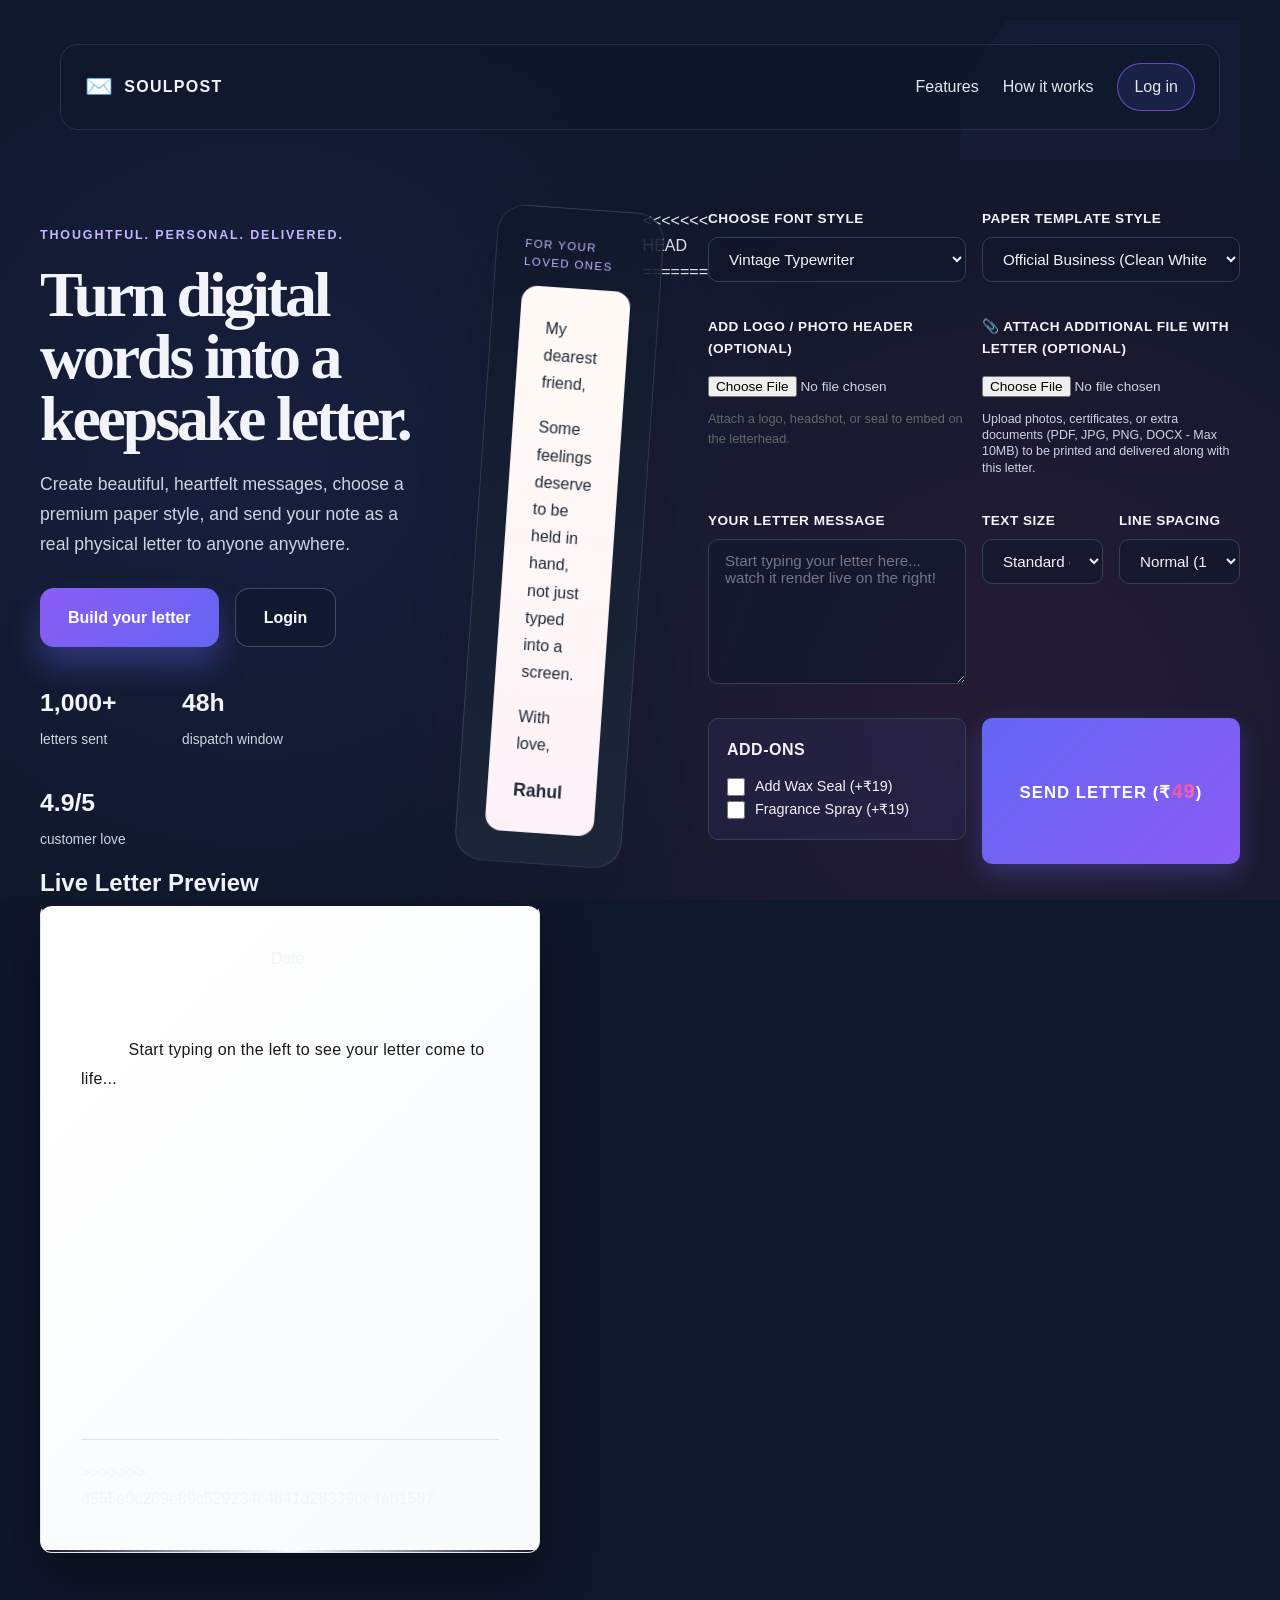
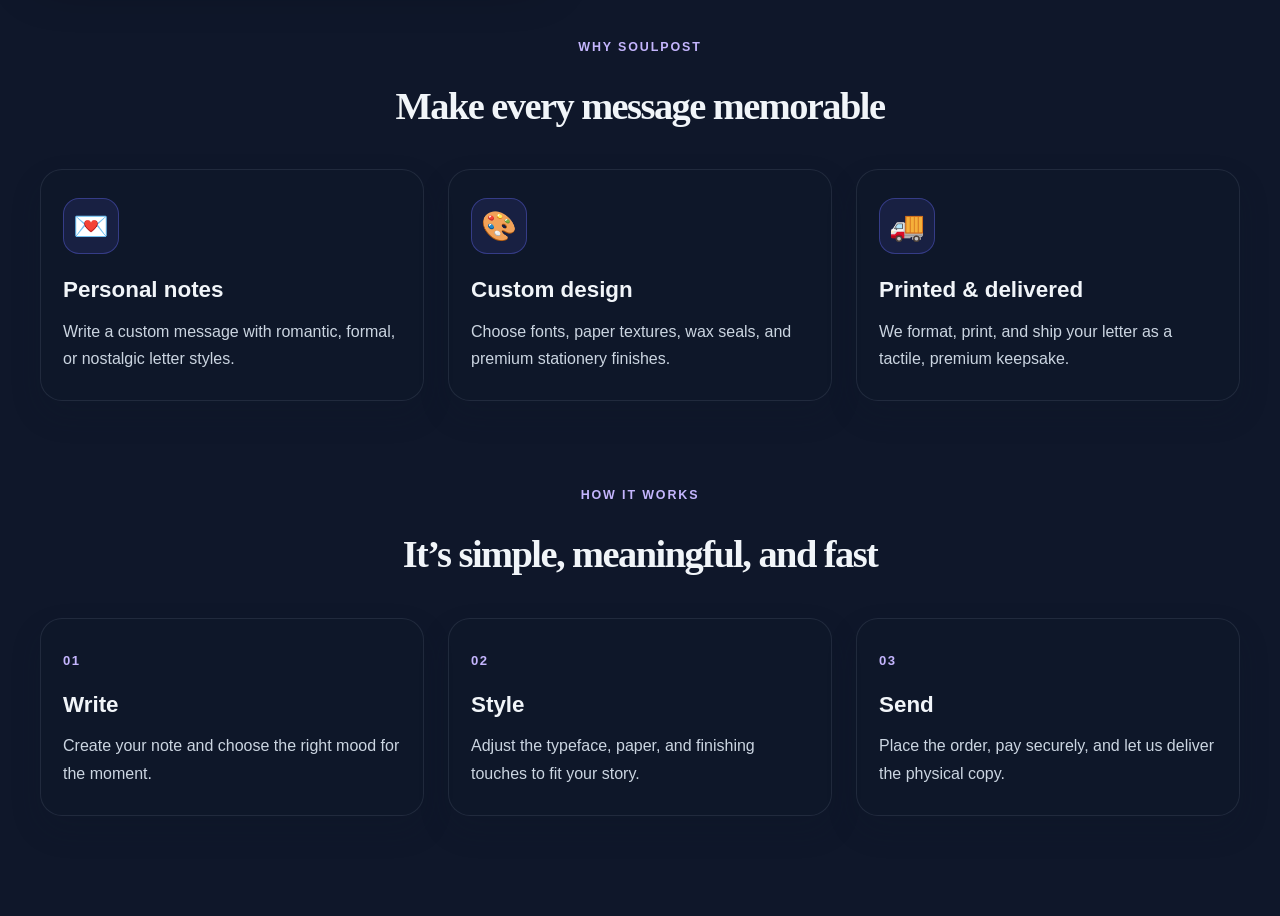
<file: index.html>
<!DOCTYPE html>
<html lang="en">
<head><script src="https://cdn.botpress.cloud/webchat/v5.0/inject.js"></script>
<script src="https://files.bpcontent.cloud/2026/11/06/14/20261106142712-MSJCFG29.js" defer></script>
  <meta charset="UTF-8" />
  <meta name="viewport" content="width=device-width, initial-scale=1.0" />
  <title>SOULPOST | Thoughtful Letters, Delivered</title>
  <meta name="description" content="Send handwritten-style letters, notes, and heartfelt messages with SOULPOST." />
  <link rel="stylesheet" href="style.css" />
</head>
<body class="homepage-body">
  <header class="homepage-header">
    <nav class="topbar">
      <div class="brand">
        <span class="brand-mark">✉️</span>
        <span>SOULPOST</span>
      </div>
      <div class="nav-actions">
        <a href="#features">Features</a>
        <a href="#how-it-works">How it works</a>
        <a href="login.html" class="nav-login">Log in</a>
      </div>
    </nav>
  </header>

  <main class="homepage-main">
    <section class="hero">
      <div class="hero-copy">
        <span class="eyebrow">Thoughtful. Personal. Delivered.</span>
        <h1>Turn digital words into a keepsake letter.</h1>
        <p>
          Create beautiful, heartfelt messages, choose a premium paper style, and send your note as a real physical letter to anyone anywhere.
        </p>
        <div class="hero-actions">
          <a href="app.html" class="primary-btn">Build your letter</a>
          <a href="login.html" class="secondary-btn">Login</a>
        </div>
        <ul class="mini-stats">
          <li><strong>1,000+</strong><span>letters sent</span></li>
          <li><strong>48h</strong><span>dispatch window</span></li>
          <li><strong>4.9/5</strong><span>customer love</span></li>
        </ul>
      </div>

      <div class="hero-visual">
        <div class="letter-preview-card">
          <div class="card-topline">For your loved ones</div>
          <div class="letter-sample">
            <p>My dearest friend,</p>
            <p>Some feelings deserve to be held in hand, not just typed into a screen.</p>
            <p>With love,</p>
            <strong>Rahul</strong>
          </div>
        </div>
<<<<<<< HEAD
=======

        <!-- Customization Options -->
        <div class="form-row">
          <div class="form-group">
            <label for="fontSelect">Choose Font Style</label>
            <select id="fontSelect">
              <option value="'Special Elite', monospace">Vintage Typewriter</option>
              <option value="'Courier Prime', monospace">Classic Courier</option>
              <option value="'Homemade Apple', cursive">Raw Ink Handwriting</option>
              <option value="'Caveat', cursive">Casual Note</option>
              <option value="'Marck Script', cursive">Romantic Cursive</option>
              <option value="'Great Vibes', cursive">Classic Calligraphy</option>
              <option value="'Alex Brush', cursive">Graceful Script</option>
              <option value="'Cinzel', serif">Royal Empire (Serif)</option>
              <option value="'Playfair Display', serif">Editorial Luxury</option>
            </select>
          </div>

         <!-- Paper Template Switcher -->
<div class="form-group">
  <label for="paperSelect">Paper Template Style</label>
  <select id="paperSelect">
    <optgroup label="Standard Papers (Free)">
      <option value="official-a4">Official Business (Clean White)</option>
      <option value="executive-cream">Executive Cream</option>
      <option value="parchment">Antique Parchment</option>
      <option value="kraft">Recycled Kraft Paper</option>
      <option value="rose">Rose Romance</option>
      <option value="midnight">Midnight Gold</option>
    </optgroup>

    <optgroup label="⭐ Premium Papers (+₹20)">
      <option value="sympathy-silver">🕊️ Sympathy Silver Border (Somber)</option>
      <option value="gold-royal-crest">👑 Royal Gold Crest Letterhead</option>
      <option value="vintage-aged">📜 Aged 1800s Handcrafted Parchment</option>
      <option value="velvet-rose">🌹 Pressed Floral Velvet</option>
      <option value="minimalist-black-label">🖤 Minimalist Noir Luxury</option>
      <option value="celebration-confetti">🎉 Celebration Gold Dust</option>
    </optgroup>
  </select>
</div>

        <!-- Logo / Header Photo Upload -->
        <div class="form-group">
          <label for="headerImageFile">Add Logo / Photo Header (Optional)</label>
          <input type="file" id="headerImageFile" accept="image/png, image/jpeg, image/webp" />
          <small style="color: #666; font-size: 0.8rem; display: block; margin-top: 4px;">Attach a logo, headshot, or seal to embed on the letterhead.</small>
        </div>
<!-- Letter Attachment / Supplemental Documents -->
<div class="form-group">
  <label for="attachmentFileInput">
    📎 Attach Additional File with Letter (Optional)
  </label>
  <input 
    type="file" 
    id="attachmentFileInput" 
    accept=".pdf,.png,.jpg,.jpeg,.doc,.docx"
  />
  <small class="help-text">
    Upload photos, certificates, or extra documents (PDF, JPG, PNG, DOCX - Max 10MB) to be printed and delivered along with this letter.
  </small>

  <!-- Attachment File Preview Status -->
  <div id="attachmentStatus" class="attachment-status hidden">
    <span class="file-icon">📄</span>
    <span id="attachmentFileName" class="file-name">filename.pdf</span>
    <button type="button" id="removeAttachmentBtn" class="remove-att-btn">✕</button>
  </div>
</div>
        <!-- Letter Body Text Area -->
        <div class="form-group" id="letterTextGroup">
          <label for="letterText">Your Letter Message</label>
          <textarea id="letterText" rows="7" placeholder="Start typing your letter here... watch it render live on the right!"></textarea>
        </div>

        <!-- File Upload Input (Hidden by default) -->
        <div class="form-group hidden" id="uploadGroup">
          <label for="documentFile">Upload PDF or Document (Max 10MB)</label>
          <input type="file" id="documentFile" accept=".pdf,.doc,.docx,.png,.jpg,.jpeg" />
          <small style="color: #666; font-size: 0.8rem; display: block; margin-top: 4px;">Supported formats: PDF, DOCX, PNG, JPG</small>
        </div>

        <!-- Text Layout & Page Spacing Controls -->
        <div class="form-row">
          <div class="form-group">
            <label for="fontSizeSelect">Text Size</label>
            <select id="fontSizeSelect">
              <option value="0.95rem">Compact (Squeeze more text)</option>
              <option value="1.1rem" selected>Standard (Default)</option>
              <option value="1.25rem">Large (Shorter notes)</option>
            </select>
          </div>

          <div class="form-group">
            <label for="lineHeightSelect">Line Spacing</label>
            <select id="lineHeightSelect">
              <option value="1.3">Tight (1.3)</option>
              <option value="1.6" selected>Normal (1.6)</option>
              <option value="1.9">Relaxed (1.9)</option>
            </select>
          </div>
        </div>

        <!-- Add-ons -->
        <div class="addons-section">
          <h3>Add-ons</h3>
          <label class="checkbox-container">
            <input type="checkbox" id="waxSeal" />
            <span>Add Wax Seal (+₹19)</span>
          </label>
          <label class="checkbox-container">
            <input type="checkbox" id="scented" />
            <span>Fragrance Spray (+₹19)</span>
          </label>
        </div>

        <!-- Checkout Button -->
        <button type="submit" id="checkoutBtn" class="btn-primary">
          Send Letter (₹<span id="totalPrice">49</span>)
        </button>
      </form>
    </section>

    <!-- RIGHT PANEL: Live A4 Preview -->
    <section class="preview-panel">
      <h2>Live Letter Preview</h2>
      
      <div class="paper-container official-a4" id="paperPreview">
        <div class="preview-logo-container"></div>
        <div class="letter-header">
          <div class="date" id="previewDate">Date: </div>
        </div>
        
        <div class="letter-body" id="previewBody">
          Start typing on the left to see your letter come to life...
        </div>
        
        <div class="letter-footer">
          <div class="signature" id="previewSignature"></div>
          <div id="previewWaxSeal" class="wax-seal-graphic hidden">Stamped</div>
        </div>
>>>>>>> d555e0c269e89c529234c4b41d28339be4ab1587
      </div>
    </section>

    <section id="features" class="feature-section">
      <div class="section-heading">
        <span class="eyebrow">Why SOULPOST</span>
        <h2>Make every message memorable</h2>
      </div>

      <div class="feature-grid">
        <article class="feature-card">
          <div class="icon">💌</div>
          <h3>Personal notes</h3>
          <p>Write a custom message with romantic, formal, or nostalgic letter styles.</p>
        </article>
        <article class="feature-card">
          <div class="icon">🎨</div>
          <h3>Custom design</h3>
          <p>Choose fonts, paper textures, wax seals, and premium stationery finishes.</p>
        </article>
        <article class="feature-card">
          <div class="icon">🚚</div>
          <h3>Printed & delivered</h3>
          <p>We format, print, and ship your letter as a tactile, premium keepsake.</p>
        </article>
      </div>
    </section>

    <section id="how-it-works" class="steps-section">
      <div class="section-heading">
        <span class="eyebrow">How it works</span>
        <h2>It’s simple, meaningful, and fast</h2>
      </div>

      <div class="steps-grid">
        <div class="step-card">
          <span>01</span>
          <h3>Write</h3>
          <p>Create your note and choose the right mood for the moment.</p>
        </div>
        <div class="step-card">
          <span>02</span>
          <h3>Style</h3>
          <p>Adjust the typeface, paper, and finishing touches to fit your story.</p>
        </div>
        <div class="step-card">
          <span>03</span>
          <h3>Send</h3>
          <p>Place the order, pay securely, and let us deliver the physical copy.</p>
        </div>
      </div>
    </section>
  </main>
</body>
</html>
</file>
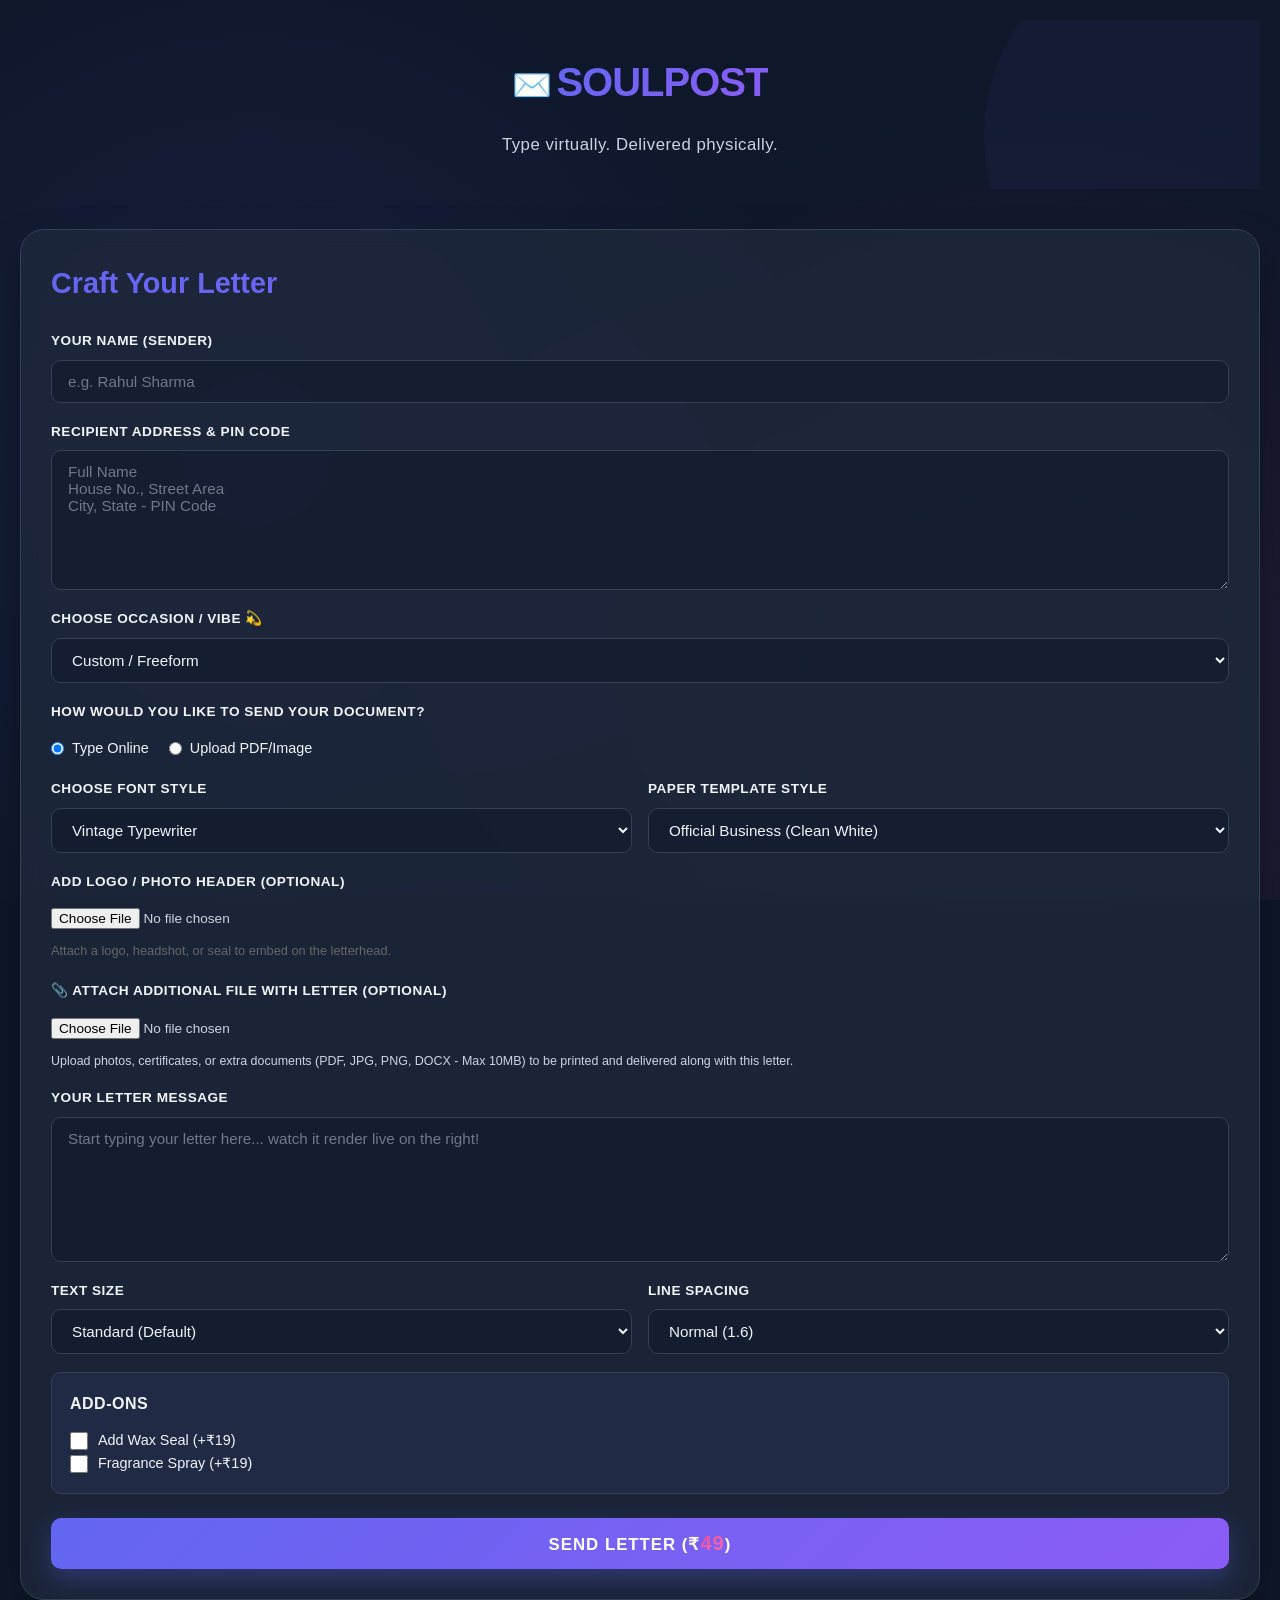
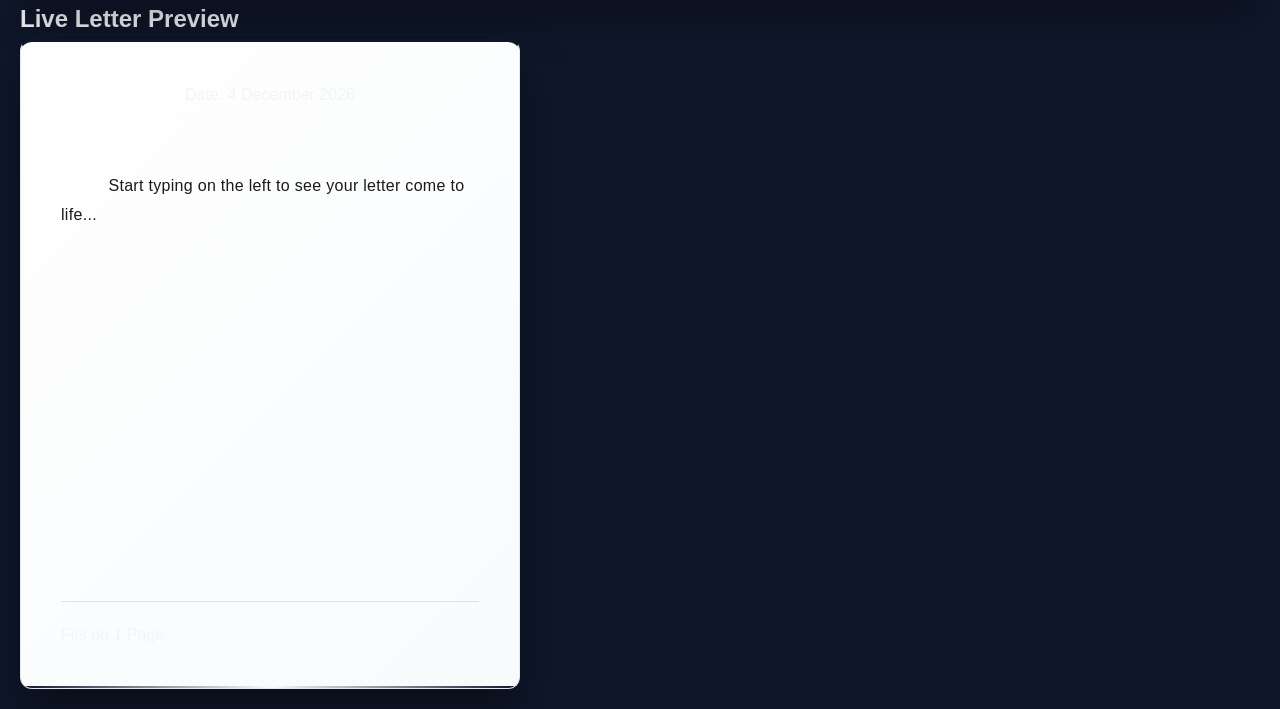
<file: app.html>
<!DOCTYPE html>
<html lang="en">
<head>
  <meta charset="UTF-8" />
  <meta name="viewport" content="width=device-width, initial-scale=1.0" />
  <title>SOULPOST - Send Physical Letters Online</title>
  
  <link rel="stylesheet" href="style.css" />
  <script src="https://checkout.razorpay.com/v1/checkout.js"></script>
</head>
<body>

  <header class="navbar">
    <div class="logo">✉️ <span>SOULPOST</span></div>
    <div class="tagline">Type virtually. Delivered physically.</div>
  </header>

  <main class="app-container">
    
    <section class="control-panel">
      <h2>Craft Your Letter</h2>
      
      <form id="letterForm">
        <div class="form-group">
          <label for="senderName">Your Name (Sender)</label>
          <input type="text" id="senderName" placeholder="e.g. Rahul Sharma" required />
        </div>

        <div class="form-group">
          <label for="recipientDetails">Recipient Address & PIN Code</label>
          <textarea id="recipientDetails" rows="3" placeholder="Full Name&#10;House No., Street Area&#10;City, State - PIN Code" required></textarea>
        </div>

        <div class="form-group">
          <label for="emotionSelect">Choose Occasion / Vibe 💫</label>
          <select id="emotionSelect">
            <option value="custom" selected>Custom / Freeform</option>
            <optgroup label="Free Templates">
              <option value="love">❤️ Love & Romance (Warm & Delicate)</option>
              <option value="apology">🥺 Heartfelt Apology (Personal)</option>
              <option value="birthday">🎉 Birthday & Celebration (Cheerful)</option>
              <option value="vintage">📜 Vintage Nostalgia (Typewriter)</option>
              <option value="official">💼 Formal Business (Clean)</option>
            </optgroup>
            <optgroup label="⭐ Premium Templates (+₹20)">
              <option value="grief">🕊️ Sympathy & Condolences (Somber Silver)</option>
              <option value="farewell">✈️ Long Distance / Farewell (Travel Map)</option>
              <option value="milestone">🎓 Graduation & Achievement (Gold Leaf)</option>
              <option value="confession">💌 Secret Admirer / Deep Confession (Midnight Velvet)</option>
              <option value="poetry">📜 Classic Poetry / Ode (Vintage Quill)</option>
              <option value="executive_gold">👑 CEO Executive Letterhead (Royal Crest)</option>
            </optgroup>
          </select>
        </div>

        <div class="form-group">
          <label>How would you like to send your document?</label>
          <div class="radio-group">
            <label><input type="radio" name="docType" value="type" checked> Type Online</label>
            <label><input type="radio" name="docType" value="upload"> Upload PDF/Image</label>
          </div>
        </div>

        <div class="form-row">
          <div class="form-group">
            <label for="fontSelect">Choose Font Style</label>
            <select id="fontSelect">
              <option value="'Special Elite', monospace">Vintage Typewriter</option>
              <option value="'Courier Prime', monospace">Classic Courier</option>
              <option value="'Homemade Apple', cursive">Raw Ink Handwriting</option>
              <option value="'Caveat', cursive">Casual Note</option>
              <option value="'Marck Script', cursive">Romantic Cursive</option>
              <option value="'Great Vibes', cursive">Classic Calligraphy</option>
              <option value="'Alex Brush', cursive">Graceful Script</option>
              <option value="'Cinzel', serif">Royal Empire (Serif)</option>
              <option value="'Playfair Display', serif">Editorial Luxury</option>
            </select>
          </div>

          <div class="form-group">
            <label for="paperSelect">Paper Template Style</label>
            <select id="paperSelect">
              <optgroup label="Standard Papers (Free)">
                <option value="official-a4">Official Business (Clean White)</option>
                <option value="executive-cream">Executive Cream</option>
                <option value="parchment">Antique Parchment</option>
                <option value="kraft">Recycled Kraft Paper</option>
                <option value="rose">Rose Romance</option>
                <option value="midnight">Midnight Gold</option>
              </optgroup>
              <optgroup label="⭐ Premium Papers (+₹20)">
                <option value="sympathy-silver">🕊️ Sympathy Silver Border (Somber)</option>
                <option value="gold-royal-crest">👑 Royal Gold Crest Letterhead</option>
                <option value="vintage-aged">📜 Aged 1800s Handcrafted Parchment</option>
                <option value="velvet-rose">🌹 Pressed Floral Velvet</option>
                <option value="minimalist-black-label">🖤 Minimalist Noir Luxury</option>
                <option value="celebration-confetti">🎉 Celebration Gold Dust</option>
              </optgroup>
            </select>
          </div>
        </div>

        <div class="form-group">
          <label for="headerImageFile">Add Logo / Photo Header (Optional)</label>
          <input type="file" id="headerImageFile" accept="image/png, image/jpeg, image/webp" />
          <small style="color: #666; font-size: 0.8rem; display: block; margin-top: 4px;">Attach a logo, headshot, or seal to embed on the letterhead.</small>
        </div>

        <div class="form-group">
          <label for="attachmentFileInput">📎 Attach Additional File with Letter (Optional)</label>
          <input type="file" id="attachmentFileInput" accept=".pdf,.png,.jpg,.jpeg,.doc,.docx" />
          <small class="help-text">Upload photos, certificates, or extra documents (PDF, JPG, PNG, DOCX - Max 10MB) to be printed and delivered along with this letter.</small>
          <div id="attachmentStatus" class="attachment-status hidden">
            <span class="file-icon">📄</span>
            <span id="attachmentFileName" class="file-name">filename.pdf</span>
            <button type="button" id="removeAttachmentBtn" class="remove-att-btn">✕</button>
          </div>
        </div>

        <div class="form-group" id="letterTextGroup">
          <label for="letterText">Your Letter Message</label>
          <textarea id="letterText" rows="7" placeholder="Start typing your letter here... watch it render live on the right!"></textarea>
        </div>

        <div class="form-group hidden" id="uploadGroup">
          <label for="documentFile">Upload PDF or Document (Max 10MB)</label>
          <input type="file" id="documentFile" accept=".pdf,.doc,.docx,.png,.jpg,.jpeg" />
          <small style="color: #666; font-size: 0.8rem; display: block; margin-top: 4px;">Supported formats: PDF, DOCX, PNG, JPG</small>
        </div>

        <div class="form-row">
          <div class="form-group">
            <label for="fontSizeSelect">Text Size</label>
            <select id="fontSizeSelect">
              <option value="0.95rem">Compact (Squeeze more text)</option>
              <option value="1.1rem" selected>Standard (Default)</option>
              <option value="1.25rem">Large (Shorter notes)</option>
            </select>
          </div>

          <div class="form-group">
            <label for="lineHeightSelect">Line Spacing</label>
            <select id="lineHeightSelect">
              <option value="1.3">Tight (1.3)</option>
              <option value="1.6" selected>Normal (1.6)</option>
              <option value="1.9">Relaxed (1.9)</option>
            </select>
          </div>
        </div>

        <div class="addons-section">
          <h3>Add-ons</h3>
          <label class="checkbox-container">
            <input type="checkbox" id="waxSeal" />
            <span>Add Wax Seal (+₹19)</span>
          </label>
          <label class="checkbox-container">
            <input type="checkbox" id="scented" />
            <span>Fragrance Spray (+₹19)</span>
          </label>
        </div>

        <button type="submit" id="checkoutBtn" class="btn-primary">
          Send Letter (₹<span id="totalPrice">49</span>)
        </button>
      </form>
    </section>

    <section class="preview-panel">
      <h2>Live Letter Preview</h2>
      
      <div class="paper-container official-a4" id="paperPreview">
        <div class="preview-logo-container"></div>
        <div class="letter-header">
          <div class="date" id="previewDate">Date: </div>
        </div>
        
        <div class="letter-body" id="previewBody">
          Start typing on the left to see your letter come to life...
        </div>
        
        <div class="letter-footer">
          <div class="signature" id="previewSignature"></div>
          <div id="previewWaxSeal" class="wax-seal-graphic hidden">Stamped</div>
        </div>
      </div>
    </section>

  </main>

  <script src="script.js"></script>
</body>
</html>
</file>
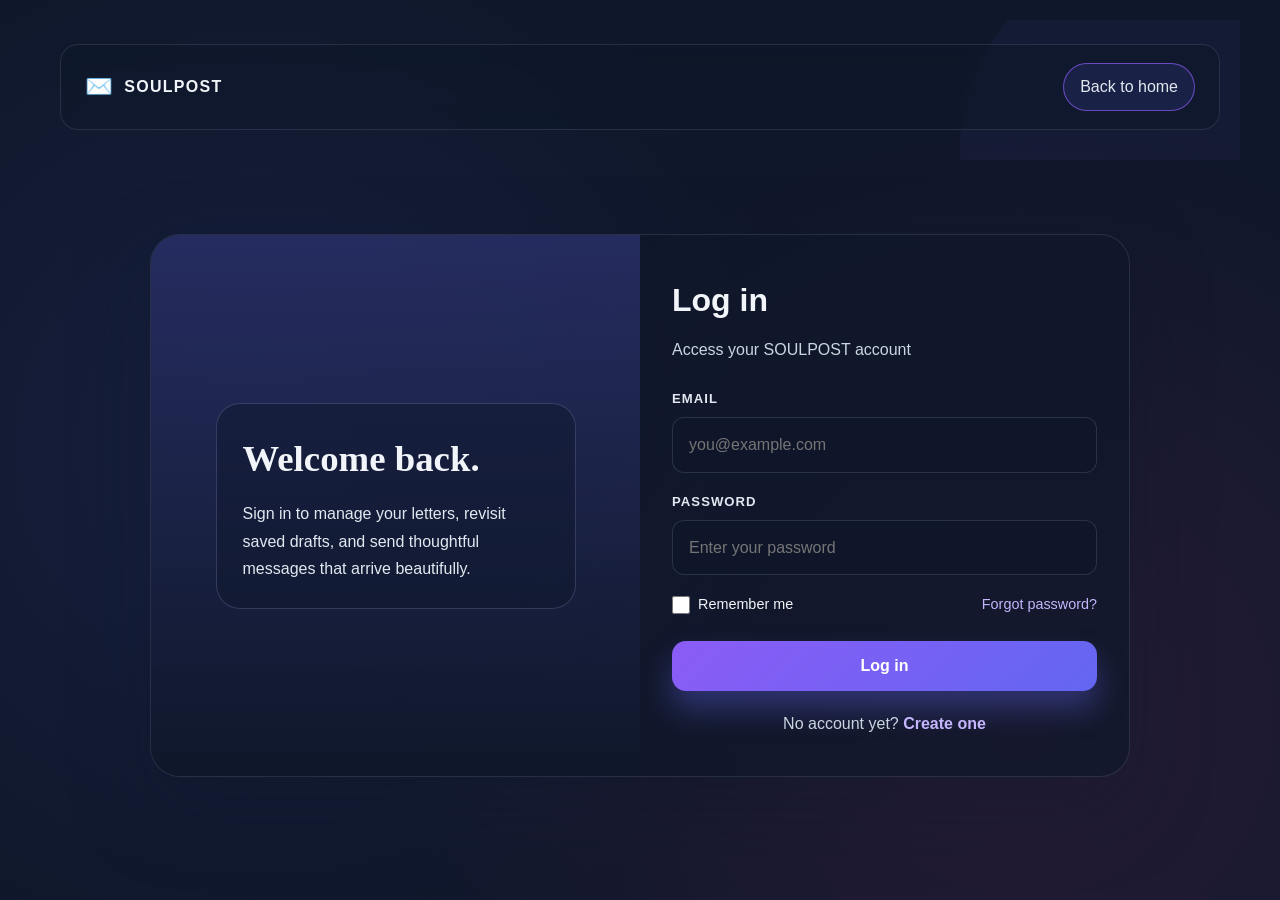
<file: login.html>
<!DOCTYPE html>
<html lang="en">
<head>
  <meta charset="UTF-8" />
  <meta name="viewport" content="width=device-width, initial-scale=1.0" />
  <title>Login | SOULPOST</title>
  <link rel="stylesheet" href="style.css" />
</head>
<body class="login-page-body">
  <header class="login-header">
    <nav class="login-topbar">
      <div class="login-brand">
        <span class="brand-mark">✉️</span>
        <span>SOULPOST</span>
      </div>
      <a href="index.html" class="login-back-link">Back to home</a>
    </nav>
  </header>

  <main class="login-shell">
    <div class="login-card">
      <div class="login-visual">
        <div class="login-note">
          <h2>Welcome back.</h2>
          <p>Sign in to manage your letters, revisit saved drafts, and send thoughtful messages that arrive beautifully.</p>
        </div>
      </div>

      <div class="login-form-wrap">
        <h1>Log in</h1>
        <div class="login-subtitle">Access your SOULPOST account</div>

        <form>
          <div class="form-field">
            <label for="email">Email</label>
            <input id="email" type="email" placeholder="you@example.com" />
          </div>

          <div class="form-field">
            <label for="password">Password</label>
            <input id="password" type="password" placeholder="Enter your password" />
          </div>

          <div class="form-row-inline">
            <label class="checkbox-label"><input type="checkbox" /> Remember me</label>
            <a href="#">Forgot password?</a>
          </div>

          <button type="submit" class="login-btn">Log in</button>
        </form>

        <p class="alt-login">No account yet? <a href="#">Create one</a></p>
      </div>
    </div>
  </main>
</body>
</html>
</file>
<file: style.css>
/* ==========================================================================
   1. GLOBAL STYLES & RESET
   ========================================================================== */
:root {
  --primary-color: #6366f1;
  --primary-hover: #4f46e5;
  --accent-color: #ec4899;
  --accent-light: #f472b6;
  --bg-color: #0f172a;
  --bg-secondary: #1e293b;
  --card-bg: #1e293b;
  --card-border: #334155;
  --text-color: #f1f5f9;
  --text-muted: #cbd5e1;
  --border-color: #334155;
  --shadow-sm: 0 2px 8px rgba(0, 0, 0, 0.2);
  --shadow-md: 0 20px 40px rgba(0, 0, 0, 0.3);
  --shadow-lg: 0 25px 50px rgba(0, 0, 0, 0.4);
  --radius: 16px;
  --radius-lg: 24px;
  --gradient-primary: linear-gradient(135deg, #6366f1 0%, #8b5cf6 100%);
  --gradient-accent: linear-gradient(135deg, #ec4899 0%, #f472b6 100%);
}

* {
  box-sizing: border-box;
  margin: 0;
  padding: 0;
}

html {
  scroll-behavior: smooth;
}

body {
  font-family: -apple-system, BlinkMacSystemFont, "Segoe UI", "Helvetica Neue", Roboto, sans-serif;
  background-color: var(--bg-color);
  background-image: radial-gradient(circle at 20% 50%, rgba(99, 102, 241, 0.1) 0%, transparent 50%),
                    radial-gradient(circle at 80% 80%, rgba(236, 72, 153, 0.1) 0%, transparent 50%);
  background-attachment: fixed;
  color: var(--text-color);
  line-height: 1.6;
  padding: 20px;
}

/* App Container Layout */
.app-container {
  max-width: 1400px;
  margin: 0 auto;
}

header {
  text-align: center;
  margin-bottom: 40px;
  padding: 30px 20px;
  position: relative;
  overflow: hidden;
}

header::before {
  content: '';
  position: absolute;
  top: -50%;
  right: -10%;
  width: 400px;
  height: 400px;
  background: var(--gradient-primary);
  border-radius: 50%;
  opacity: 0.05;
  z-index: -1;
}

header .logo {
  font-size: 2rem;
  margin-bottom: 10px;
}

header .logo span {
  font-size: 2.5rem;
  font-weight: 800;
  background: var(--gradient-primary);
  -webkit-background-clip: text;
  -webkit-text-fill-color: transparent;
  background-clip: text;
  letter-spacing: -1px;
}

header .tagline {
  color: var(--text-muted);
  font-size: 1.05rem;
  font-weight: 500;
  letter-spacing: 0.5px;
}

header h1 {
  font-size: 2.2rem;
  color: var(--text-color);
  font-weight: 700;
  letter-spacing: -0.5px;
}

header p {
  color: var(--text-muted);
  font-size: 1rem;
}

/* Two-column main layout on desktop */
.main-layout {
  display: grid;
  grid-template-columns: 1fr 1fr;
  gap: 30px;
  align-items: start;
}

@media (max-width: 900px) {
  .main-layout {
    grid-template-columns: 1fr;
  }
}

/* Cards & Form Panels */
.panel {
  background: rgba(30, 41, 59, 0.8);
  backdrop-filter: blur(10px);
  padding: 24px;
  border-radius: var(--radius);
  border: 1px solid var(--card-border);
  box-shadow: var(--shadow-md);
  transition: all 0.3s ease;
}

.panel:hover {
  border-color: var(--primary-color);
  box-shadow: 0 20px 40px rgba(99, 102, 241, 0.15);
}

/* ==========================================================================
   2. FORM & INPUT CONTROLS
   ========================================================================== */
.form-group {
  display: flex;
  flex-direction: column;
  margin-bottom: 18px;
  width: 100%;
}

.form-group label {
  font-size: 0.9rem;
  font-weight: 600;
  color: var(--text-color);
  margin-bottom: 8px;
  text-transform: uppercase;
  letter-spacing: 0.5px;
  font-size: 0.85rem;
}

input[type="text"],
select,
textarea {
  width: 100%;
  padding: 12px 16px;
  border: 1.5px solid var(--border-color);
  border-radius: 10px;
  font-size: 0.95rem;
  background-color: rgba(15, 23, 42, 0.5);
  color: var(--text-color);
  transition: all 0.3s ease;
  font-family: inherit;
}

input[type="text"]::placeholder,
select::placeholder,
textarea::placeholder {
  color: rgba(203, 213, 225, 0.5);
}

input[type="text"]:focus,
select:focus,
textarea:focus {
  outline: none;
  border-color: var(--primary-color);
  background-color: rgba(15, 23, 42, 0.8);
  box-shadow: 0 0 0 3px rgba(99, 102, 241, 0.2);
}

textarea {
  min-height: 140px;
  resize: vertical;
}

/* Radio Toggle Options */
.radio-group {
  display: flex;
  gap: 20px;
  margin-top: 6px;
}

.radio-group label {
  display: flex;
  align-items: center;
  gap: 8px;
  font-size: 0.9rem;
  cursor: pointer;
  text-transform: none;
  font-weight: 500;
  letter-spacing: 0;
  margin-bottom: 0;
}

.radio-option {
  display: flex;
  align-items: center;
  gap: 8px;
  font-size: 0.9rem;
  cursor: pointer;
}

/* FIX: Flexible Control Grid for Dropdowns & File Inputs */
.controls-grid {
  display: grid;
  grid-template-columns: repeat(auto-fit, minmax(180px, 1fr));
  gap: 16px;
  margin-bottom: 18px;
  width: 100%;
}

/* Ensure full width for large elements */
.full-width {
  grid-column: 1 / -1;
  width: 100%;
}

.help-text {
  font-size: 0.78rem;
  color: var(--text-muted);
  margin-top: 6px;
  line-height: 1.3;
}

/* File Upload Controls */
input[type="file"] {
  font-size: 0.85rem;
  color: var(--text-muted);
  padding: 8px 0;
  cursor: pointer;
}

/* Add-ons & Checkboxes Section */
.addons-card {
  background: rgba(99, 102, 241, 0.1);
  border: 1px dashed var(--card-border);
  padding: 16px;
  border-radius: 10px;
  margin-bottom: 20px;
  backdrop-filter: blur(5px);
}

.addons-card h4 {
  font-size: 0.95rem;
  margin-bottom: 10px;
  color: var(--accent-light);
  text-transform: uppercase;
  letter-spacing: 0.5px;
}

.checkbox-group {
  display: flex;
  flex-direction: column;
  gap: 10px;
}

.checkbox-label,
.checkbox-container {
  display: flex;
  align-items: center;
  gap: 10px;
  font-size: 0.9rem;
  cursor: pointer;
  color: var(--text-color);
}

.checkbox-label input,
.checkbox-container input {
  accent-color: var(--primary-color);
  width: 18px;
  height: 18px;
  cursor: pointer;
  border-radius: 4px;
}

/* Submit Button */
.submit-btn,
.btn-primary {
  width: 100%;
  background: var(--gradient-primary);
  color: white;
  border: none;
  padding: 14px 20px;
  font-size: 1.05rem;
  font-weight: 600;
  border-radius: 10px;
  cursor: pointer;
  transition: all 0.3s ease;
  box-shadow: 0 10px 25px rgba(99, 102, 241, 0.3);
  text-transform: uppercase;
  letter-spacing: 1px;
  position: relative;
  overflow: hidden;
}

.submit-btn::before,
.btn-primary::before {
  content: '';
  position: absolute;
  top: 0;
  left: -100%;
  width: 100%;
  height: 100%;
  background: linear-gradient(90deg, transparent, rgba(255, 255, 255, 0.3), transparent);
  transition: left 0.5s ease;
}

.submit-btn:hover,
.btn-primary:hover {
  transform: translateY(-2px);
  box-shadow: 0 15px 40px rgba(99, 102, 241, 0.4);
}

.submit-btn:hover::before,
.btn-primary:hover::before {
  left: 100%;
}

.submit-btn:active,
.btn-primary:active {
  transform: translateY(0);
}

/* ==========================================================================
   3. LETTER LIVE PREVIEW PANEL
   ========================================================================== */
.preview-container {
  position: sticky;
  top: 20px;
  display: flex;
  flex-direction: column;
  align-items: center;
}

.paper-container {
  width: 100%;
  max-width: 500px;
  min-height: 650px;
  background-color: #ffffff;
  padding: 40px;
  border-radius: 12px;
  box-shadow: var(--shadow-lg);
  border: 1px solid #e2e8f0;
  position: relative;
  display: flex;
  flex-direction: column;
  justify-content: space-between;
  word-wrap: break-word;
  overflow: hidden;
}

.paper-container::before {
  content: '';
  position: absolute;
  top: 0;
  left: 0;
  right: 0;
  bottom: 0;
  background: 
    radial-gradient(circle at top-left, rgba(99, 102, 241, 0.03) 0%, transparent 50%);
  pointer-events: none;
  z-index: 0;
}

.letter-header {
  margin-bottom: 24px;
  max-height: 80px;
  position: relative;
  z-index: 1;
  text-align: center;
  padding-bottom: 12px;
}

.letter-header::after {
  content: '';
  position: absolute;
  bottom: 0;
  left: 0;
  right: 0;
  height: 1px;
  background: linear-gradient(90deg, transparent, currentColor, transparent);
  opacity: 0.1;
}

.letter-header img {
  max-height: 70px;
  max-width: 180px;
  object-fit: contain;
  filter: drop-shadow(0 2px 4px rgba(0, 0, 0, 0.1));
}

.letter-body {
  flex-grow: 1;
  font-size: 1rem;
  white-space: pre-wrap;
  line-height: 1.8;
  color: #1a1a1a;
  position: relative;
  z-index: 1;
  letter-spacing: 0.3px;
  text-rendering: optimizeLegibility;
}

.letter-footer {
  margin-top: 30px;
  display: flex;
  justify-content: space-between;
  align-items: flex-end;
  position: relative;
  z-index: 1;
  border-top: 1px solid rgba(0, 0, 0, 0.1);
  padding-top: 20px;
}

.signature {
  font-size: 1.1rem;
  font-weight: bold;
  color: #1a1a1a;
}

/* Wax Seal Visual */
.wax-seal {
  width: 50px;
  height: 50px;
  background: radial-gradient(circle, #ef4444, #dc2626);
  border-radius: 50%;
  display: flex;
  align-items: center;
  justify-content: center;
  color: #fef08a;
  font-weight: bold;
  font-size: 0.8rem;
  box-shadow: 0 8px 16px rgba(239, 68, 68, 0.4);
  transition: all 0.3s ease;
}

.wax-seal:hover {
  transform: scale(1.1);
  box-shadow: 0 12px 24px rgba(239, 68, 68, 0.5);
}

.wax-seal.hidden {
  display: none;
}

/* ==========================================================================
   4. PAPER TEMPLATE STYLES & THEMES
   ========================================================================== */

/* Standard Paper Themes */
.paper-container.official-a4 {
  background: linear-gradient(135deg, #ffffff 0%, #f8fafc 100%);
  border-top: 3px solid #0f172a;
  position: relative;
}

.paper-container.official-a4::after {
  content: '';
  position: absolute;
  bottom: 0;
  left: 0;
  right: 0;
  height: 2px;
  background: linear-gradient(90deg, #0f172a, transparent, #0f172a);
}

.paper-container.executive-cream {
  background: linear-gradient(135deg, #fdfbf7 0%, #f5f1e8 100%);
  border: 1px solid rgba(0, 0, 0, 0.08);
  position: relative;
}

.paper-container.executive-cream::before {
  content: '';
  position: absolute;
  top: 0;
  left: 0;
  right: 0;
  height: 60px;
  background: linear-gradient(180deg, rgba(0, 0, 0, 0.03) 0%, transparent 100%);
}

.paper-container.parchment {
  background: linear-gradient(135deg, #f4e8c1 0%, #e8dba5 50%, #f4e8c1 100%);
  border: 2px solid #d4b595;
  box-shadow: inset 0 0 20px rgba(0, 0, 0, 0.1);
  position: relative;
}

.paper-container.parchment::before {
  content: '';
  position: absolute;
  top: 0;
  left: 0;
  right: 0;
  bottom: 0;
  background-image: 
    repeating-linear-gradient(90deg, rgba(0,0,0,0.01) 0px, transparent 1px, transparent 2px, rgba(0,0,0,0.01) 3px),
    repeating-linear-gradient(0deg, rgba(0,0,0,0.01) 0px, transparent 1px, transparent 2px, rgba(0,0,0,0.01) 3px);
  pointer-events: none;
}

.paper-container.kraft {
  background: linear-gradient(135deg, #d7c4a3 0%, #c9b391 50%, #d7c4a3 100%);
  border: 1px solid #9d8b6f;
  position: relative;
}

.paper-container.kraft::before {
  content: '';
  position: absolute;
  top: 0;
  left: 0;
  right: 0;
  bottom: 0;
  background-image: 
    radial-gradient(circle at 20% 50%, rgba(0,0,0,0.02) 0%, transparent 2%),
    radial-gradient(circle at 80% 80%, rgba(0,0,0,0.02) 0%, transparent 2%);
  pointer-events: none;
}

.paper-container.rose {
  background: linear-gradient(135deg, #fff0f3 0%, #ffe4eb 50%, #fff0f3 100%);
  border-left: 6px solid #f472b6;
  border-right: 6px solid #f472b6;
  position: relative;
}

.paper-container.rose::before {
  content: '';
  position: absolute;
  top: 10px;
  left: 20px;
  right: 20px;
  height: 1px;
  background: linear-gradient(90deg, transparent, #f472b6, transparent);
}

.paper-container.rose::after {
  content: '';
  position: absolute;
  bottom: 10px;
  left: 20px;
  right: 20px;
  height: 1px;
  background: linear-gradient(90deg, transparent, #f472b6, transparent);
}

/* Premium Paper Themes */
.paper-container.sympathy-silver {
  background: linear-gradient(135deg, #f8fafc 0%, #f1f5f9 100%);
  border: 3px double #64748b;
  box-shadow: 0 0 40px rgba(100, 116, 139, 0.2);
  color: #334155;
  position: relative;
}

.paper-container.sympathy-silver::before {
  content: '';
  position: absolute;
  top: 30px;
  left: 40px;
  right: 40px;
  height: 1px;
  background: linear-gradient(90deg, transparent, #94a3b8, transparent);
}

.paper-container.sympathy-silver::after {
  content: '';
  position: absolute;
  bottom: 30px;
  left: 40px;
  right: 40px;
  height: 1px;
  background: linear-gradient(90deg, transparent, #94a3b8, transparent);
}

.paper-container.gold-royal-crest {
  background: linear-gradient(135deg, #fffdfa 0%, #faf5f0 100%);
  border: 8px double #d4af37;
  box-shadow: inset 0 0 30px rgba(212, 175, 55, 0.1), 0 10px 40px rgba(212, 175, 55, 0.15);
  color: #1a1a1a;
  position: relative;
}

.paper-container.gold-royal-crest::before {
  content: '✦';
  position: absolute;
  top: 15px;
  left: 50%;
  transform: translateX(-50%);
  font-size: 1.5rem;
  color: #d4af37;
  opacity: 0.8;
}

.paper-container.gold-royal-crest::after {
  content: '✦';
  position: absolute;
  bottom: 15px;
  left: 50%;
  transform: translateX(-50%);
  font-size: 1.5rem;
  color: #d4af37;
  opacity: 0.8;
}

.paper-container.vintage-aged {
  background: linear-gradient(135deg, #e2c9a1 0%, #d4b896 50%, #e2c9a1 100%);
  border: 3px solid #8b7355;
  box-shadow: inset 0 0 50px rgba(0, 0, 0, 0.15), 0 10px 40px rgba(0, 0, 0, 0.2);
  color: #2c1d11;
  position: relative;
}

.paper-container.vintage-aged::before {
  content: '';
  position: absolute;
  top: 0;
  left: 0;
  right: 0;
  bottom: 0;
  background-image: 
    radial-gradient(circle at 15% 20%, rgba(0,0,0,0.05) 0%, transparent 10%),
    radial-gradient(circle at 85% 85%, rgba(0,0,0,0.05) 0%, transparent 10%),
    radial-gradient(circle at 50% 50%, rgba(255,255,255,0.05) 0%, transparent 20%);
  pointer-events: none;
}

.paper-container.velvet-rose {
  background: linear-gradient(135deg, #fff5f6 0%, #ffe0e8 50%, #fff5f6 100%);
  border-left: 8px solid #be123c;
  border-right: 8px solid #be123c;
  box-shadow: inset 0 0 40px rgba(190, 18, 60, 0.08);
  color: #4c0519;
  position: relative;
}

.paper-container.velvet-rose::before {
  content: '';
  position: absolute;
  top: 0;
  left: 0;
  right: 0;
  height: 12px;
  background: linear-gradient(90deg, #be123c, #ec4899, #be123c);
  opacity: 0.3;
}

.paper-container.velvet-rose::after {
  content: '';
  position: absolute;
  bottom: 0;
  left: 0;
  right: 0;
  height: 12px;
  background: linear-gradient(90deg, #be123c, #ec4899, #be123c);
  opacity: 0.3;
}

.paper-container.minimalist-black-label {
  background: linear-gradient(135deg, #111827 0%, #0f172a 100%);
  border: 2px solid #6366f1;
  box-shadow: inset 0 0 30px rgba(99, 102, 241, 0.15), 0 0 40px rgba(99, 102, 241, 0.2);
  color: #f9fafb;
  position: relative;
}

.paper-container.minimalist-black-label::before {
  content: '';
  position: absolute;
  top: 20px;
  left: 20px;
  right: 20px;
  height: 2px;
  background: linear-gradient(90deg, transparent, #6366f1, transparent);
}

.paper-container.minimalist-black-label::after {
  content: '';
  position: absolute;
  bottom: 20px;
  left: 20px;
  right: 20px;
  height: 2px;
  background: linear-gradient(90deg, transparent, #6366f1, transparent);
}

.paper-container.minimalist-black-label .letter-body,
.paper-container.minimalist-black-label .signature {
  color: #f9fafb !important;
}

.paper-container.celebration-confetti {
  background: linear-gradient(135deg, #ffffff 0%, #fffbeb 50%, #fef3c7 100%);
  border-top: 6px solid #f59e0b;
  border-bottom: 6px solid #3b82f6;
  box-shadow: 0 0 40px rgba(245, 158, 11, 0.15);
  position: relative;
}

.paper-container.celebration-confetti::before {
  content: '✨ ✨ ✨';
  position: absolute;
  top: 15px;
  left: 50%;
  transform: translateX(-50%);
  color: #f59e0b;
  font-size: 1.2rem;
  letter-spacing: 8px;
  opacity: 0.5;
}

.paper-container.celebration-confetti::after {
  content: '✨ ✨ ✨';
  position: absolute;
  bottom: 15px;
  left: 50%;
  transform: translateX(-50%);
  color: #3b82f6;
  font-size: 1.2rem;
  letter-spacing: 8px;
  opacity: 0.5;
}

/* Premium Gold Badge */
.premium-badge {
  position: absolute;
  bottom: 12px;
  left: 12px;
  background: linear-gradient(135deg, #d4af37, #aa771c);
  color: #fff;
  font-size: 0.68rem;
  font-weight: bold;
  padding: 3px 8px;
  border-radius: 10px;
  text-transform: uppercase;
  letter-spacing: 0.5px;
}

/* ==========================================================================
   5. MODERN LAYOUT & ENHANCEMENTS
   ========================================================================== */

/* Two-column main layout on desktop */
.main-layout {
  display: grid;
  grid-template-columns: 1fr 1fr;
  gap: 30px;
  align-items: start;
}

@media (max-width: 900px) {
  .main-layout {
    grid-template-columns: 1fr;
  }
}

/* Control Panel Styling */
.control-panel {
  background: rgba(30, 41, 59, 0.8);
  backdrop-filter: blur(10px);
  padding: 30px;
  border-radius: var(--radius-lg);
  border: 1px solid var(--card-border);
  box-shadow: var(--shadow-md);
}

.control-panel h2 {
  font-size: 1.8rem;
  font-weight: 700;
  margin-bottom: 24px;
  background: var(--gradient-primary);
  -webkit-background-clip: text;
  -webkit-text-fill-color: transparent;
  background-clip: text;
}

.addons-section {
  background: rgba(99, 102, 241, 0.08);
  border: 1px solid var(--card-border);
  padding: 18px;
  border-radius: 10px;
  margin-bottom: 24px;
}

.addons-section h3 {
  font-size: 1rem;
  font-weight: 600;
  margin-bottom: 12px;
  text-transform: uppercase;
  letter-spacing: 0.5px;
  color: var(--text-color);
}

.form-row {
  display: grid;
  grid-template-columns: 1fr 1fr;
  gap: 16px;
}

@media (max-width: 768px) {
  .form-row {
    grid-template-columns: 1fr;
  }
}

/* Navbar Styling */
.navbar {
  display: flex;
  justify-content: center;
  align-items: center;
  flex-direction: column;
  gap: 8px;
  margin-bottom: 40px;
  animation: slideDown 0.6s ease-out;
}

@keyframes slideDown {
  from {
    opacity: 0;
    transform: translateY(-20px);
  }
  to {
    opacity: 1;
    transform: translateY(0);
  }
}

.logo {
  font-size: 3rem;
  font-weight: 800;
  letter-spacing: -2px;
}

/* Animations */
@keyframes fadeInUp {
  from {
    opacity: 0;
    transform: translateY(20px);
  }
  to {
    opacity: 1;
    transform: translateY(0);
  }
}

.form-group {
  animation: fadeInUp 0.6s ease-out both;
}

.form-group:nth-child(1) { animation-delay: 0.1s; }
.form-group:nth-child(2) { animation-delay: 0.2s; }
.form-group:nth-child(3) { animation-delay: 0.3s; }

/* Hidden Elements */
.hidden {
  display: none !important;
}

/* Attachment Status Display */
.attachment-status {
  display: flex;
  align-items: center;
  gap: 12px;
  padding: 12px;
  background: rgba(16, 185, 129, 0.1);
  border: 1px solid rgba(16, 185, 129, 0.3);
  border-radius: 8px;
  margin-top: 10px;
  color: var(--text-color);
  font-size: 0.9rem;
}

.attachment-status.hidden {
  display: none;
}

.file-icon {
  font-size: 1.2rem;
}

.file-name {
  flex-grow: 1;
  word-break: break-word;
}

.remove-att-btn {
  background: none;
  border: none;
  color: var(--text-muted);
  cursor: pointer;
  font-size: 1.2rem;
  transition: color 0.2s ease;
  padding: 0;
}

.remove-att-btn:hover {
  color: var(--accent-color);
}

/* Price Display */
#totalPrice {
  font-weight: 700;
  font-size: 1.2em;
  background: var(--gradient-accent);
  -webkit-background-clip: text;
  -webkit-text-fill-color: transparent;
  background-clip: text;
}

/* Responsive Design */
@media (max-width: 1200px) {
  .app-container {
    max-width: 95%;
  }
  
  .main-layout {
    gap: 20px;
  }
}

@media (max-width: 768px) {
  header {
    margin-bottom: 30px;
    padding: 20px 10px;
  }
  
  .logo span {
    font-size: 2rem;
  }
  
  .control-panel {
    padding: 20px;
  }
  
  .paper-container {
    padding: 30px;
    min-height: 500px;
  }
}
<<<<<<< HEAD

/* ==========================================================
   HOMEPAGE + LOGIN PAGE STYLES
   ========================================================== */

body.homepage-body,
body.login-page-body {
  margin: 0;
  font-family: "Inter", sans-serif;
  background:
    radial-gradient(circle at top left, rgba(99, 102, 241, 0.25), transparent 25%),
    radial-gradient(circle at bottom right, rgba(236, 72, 153, 0.18), transparent 25%),
    #0b1020;
  color: #f8fafc;
}

.homepage-header,
.login-header {
  width: min(1200px, calc(100% - 32px));
  margin: 0 auto;
  padding-top: 24px;
}

.topbar,
.login-topbar {
  display: flex;
  align-items: center;
  justify-content: space-between;
  padding: 18px 24px;
  border: 1px solid rgba(148, 163, 184, 0.18);
  border-radius: 18px;
  background: rgba(15, 23, 42, 0.52);
  backdrop-filter: blur(10px);
}

.brand,
.login-brand {
  display: inline-flex;
  align-items: center;
  gap: 10px;
  font-weight: 800;
  letter-spacing: 0.08em;
  font-size: 1rem;
}

.brand-mark {
  font-size: 1.4rem;
}

.nav-actions {
  display: flex;
  align-items: center;
  gap: 24px;
}

.nav-actions a,
.login-topbar a {
  color: #e2e8f0;
  text-decoration: none;
  font-weight: 500;
}

.nav-login,
.login-back-link {
  padding: 10px 16px;
  border-radius: 999px;
  border: 1px solid rgba(138, 92, 246, 0.7);
  background: rgba(99, 102, 241, 0.12);
}

.homepage-main {
  width: min(1200px, calc(100% - 32px));
  margin: 0 auto;
  padding: 48px 0 80px;
}

.hero {
  display: grid;
  grid-template-columns: 1.1fr 0.9fr;
  gap: 48px;
  align-items: center;
  min-height: 620px;
}

.eyebrow {
  display: inline-block;
  color: #c4b5fd;
  text-transform: uppercase;
  letter-spacing: 0.15em;
  font-size: 0.78rem;
  font-weight: 700;
  margin-bottom: 18px;
}

.hero-copy h1 {
  font-family: "Playfair Display", serif;
  font-weight: 700;
  font-size: clamp(3rem, 5vw, 5rem);
  line-height: 0.97;
  letter-spacing: -0.05em;
  margin-bottom: 20px;
}

.hero-copy p {
  max-width: 620px;
  font-size: 1.1rem;
  line-height: 1.7;
  color: #cbd5e1;
}

.hero-actions {
  display: flex;
  flex-wrap: wrap;
  gap: 16px;
  margin-top: 28px;
}

.primary-btn,
.secondary-btn,
.login-btn {
  display: inline-flex;
  align-items: center;
  justify-content: center;
  border-radius: 14px;
  text-decoration: none;
  font-weight: 700;
  transition: transform 0.2s ease, box-shadow 0.2s ease;
}

.primary-btn,
.login-btn {
  background: linear-gradient(135deg, #8b5cf6, #6366f1);
  color: white;
  box-shadow: 0 18px 30px rgba(99, 102, 241, 0.35);
}

.primary-btn {
  padding: 16px 28px;
}

.secondary-btn {
  padding: 16px 28px;
  color: #f8fafc;
  border: 1px solid rgba(148, 163, 184, 0.35);
  background: rgba(15, 23, 42, 0.45);
}

.primary-btn:hover,
.secondary-btn:hover,
.login-btn:hover {
  transform: translateY(-1px);
}

.mini-stats {
  list-style: none;
  display: flex;
  flex-wrap: wrap;
  gap: 32px;
  padding: 0;
  margin-top: 36px;
}

.mini-stats li {
  display: flex;
  flex-direction: column;
  gap: 6px;
  min-width: 110px;
}

.mini-stats strong {
  font-size: 1.55rem;
  font-weight: 800;
}

.mini-stats span {
  color: #cbd5e1;
  font-size: 0.86rem;
}

.hero-visual {
  display: flex;
  justify-content: center;
}

.letter-preview-card {
  width: min(480px, 100%);
  padding: 28px;
  border-radius: 28px;
  background: linear-gradient(160deg, rgba(15, 23, 42, 0.9), rgba(30, 41, 59, 0.8));
  border: 1px solid rgba(148, 163, 184, 0.2);
  box-shadow: 0 30px 80px rgba(15, 23, 42, 0.5);
  transform: rotate(4deg);
}

.card-topline {
  font-size: 0.72rem;
  letter-spacing: 0.12em;
  text-transform: uppercase;
  color: #c4b5fd;
  margin-bottom: 14px;
}

.letter-sample {
  background: linear-gradient(180deg, #fffaf5, #fdf2f8);
  border-radius: 16px;
  padding: 28px 26px;
  color: #1f2937;
  box-shadow: inset 0 0 0 1px rgba(15, 23, 42, 0.05);
}

.letter-sample p {
  margin: 0 0 18px;
  line-height: 1.7;
  font-size: 1rem;
}

.letter-sample strong {
  font-size: 1.1rem;
}

.feature-section,
.steps-section {
  padding-top: 80px;
}

.section-heading {
  text-align: center;
  margin-bottom: 32px;
}

.section-heading h2 {
  margin: 0;
  font-family: "Playfair Display", serif;
  font-size: clamp(2rem, 3vw, 3.1rem);
  letter-spacing: -0.04em;
}

.feature-grid,
.steps-grid {
  display: grid;
  grid-template-columns: repeat(3, minmax(0, 1fr));
  gap: 24px;
}

.feature-card,
.step-card {
  padding: 28px 22px;
  border-radius: 22px;
  background: rgba(15, 23, 42, 0.52);
  border: 1px solid rgba(148, 163, 184, 0.14);
  box-shadow: 0 14px 30px rgba(15, 23, 42, 0.2);
}

.icon {
  width: 56px;
  height: 56px;
  display: grid;
  place-items: center;
  font-size: 1.8rem;
  background: rgba(99, 102, 241, 0.12);
  border: 1px solid rgba(99, 102, 241, 0.4);
  border-radius: 16px;
  margin-bottom: 18px;
}

.feature-card h3,
.step-card h3 {
  margin: 0 0 10px;
  font-size: 1.4rem;
}

.feature-card p,
.step-card p {
  margin: 0;
  color: #cbd5e1;
  line-height: 1.7;
}

.step-card span {
  display: inline-block;
  margin-bottom: 16px;
  color: #c4b5fd;
  font-size: 0.82rem;
  font-weight: 800;
  letter-spacing: 0.12em;
}

.login-page-body {
  min-height: 100vh;
  display: flex;
  flex-direction: column;
}

.login-shell {
  width: min(980px, calc(100% - 32px));
  margin: auto;
  padding: 32px 0 60px;
}

.login-card {
  display: grid;
  grid-template-columns: 1fr 1fr;
  background: rgba(15, 23, 42, 0.7);
  border: 1px solid rgba(148, 163, 184, 0.18);
  border-radius: 30px;
  overflow: hidden;
  box-shadow: 0 30px 80px rgba(15, 23, 42, 0.35);
}

.login-visual {
  padding: 40px 28px;
  background: linear-gradient(180deg, rgba(99, 102, 241, 0.26), rgba(15, 23, 42, 0.86));
  display: flex;
  align-items: center;
  justify-content: center;
}

.login-note {
  width: min(360px, 100%);
  padding: 26px;
  background: rgba(15, 23, 42, 0.45);
  border: 1px solid rgba(196, 181, 253, 0.2);
  border-radius: 24px;
}

.login-note h2 {
  font-family: "Playfair Display", serif;
  margin: 0 0 12px;
  font-size: 2.3rem;
}

.login-note p {
  margin: 0;
  color: #e2e8f0;
  line-height: 1.7;
}

.login-form-wrap {
  padding: 40px 32px;
}

.login-form-wrap h1 {
  margin: 0 0 10px;
  font-size: 2rem;
}

.login-subtitle {
  color: #cbd5e1;
  margin-bottom: 26px;
}

.form-field {
  display: flex;
  flex-direction: column;
  gap: 8px;
  margin-bottom: 18px;
}

.form-field label {
  color: #e2e8f0;
  font-size: 0.82rem;
  letter-spacing: 0.08em;
  text-transform: uppercase;
  font-weight: 700;
}

.form-field input {
  width: 100%;
  padding: 14px 16px;
  border-radius: 12px;
  border: 1px solid rgba(148, 163, 184, 0.2);
  background: rgba(15, 23, 42, 0.6);
  color: #f8fafc;
  font: inherit;
}

.form-row-inline {
  display: flex;
  align-items: center;
  justify-content: space-between;
  gap: 12px;
  margin: 8px 0 24px;
  color: #cbd5e1;
  font-size: 0.9rem;
}

.form-row-inline a {
  color: #c4b5fd;
  text-decoration: none;
}

.checkbox-label {
  display: inline-flex;
  align-items: center;
  gap: 8px;
}

.login-btn {
  width: 100%;
  border: none;
  cursor: pointer;
  padding: 16px 18px;
  font-size: 1rem;
}

.alt-login {
  margin-top: 20px;
  text-align: center;
  color: #cbd5e1;
}

.alt-login a {
  color: #c4b5fd;
  text-decoration: none;
  font-weight: 600;
}

@media (max-width: 860px) {
  .hero,
  .login-card,
  .feature-grid,
  .steps-grid {
    grid-template-columns: 1fr;
  }

  .nav-actions {
    gap: 12px;
    font-size: 0.9rem;
  }

  .hero {
    padding-top: 20px;
  }

  .letter-preview-card {
    transform: none;
  }
}

@media (max-width: 560px) {
  .topbar,
  .login-topbar {
    flex-direction: column;
    gap: 14px;
  }

  .nav-actions {
    flex-wrap: wrap;
    justify-content: center;
  }

  .hero-copy h1 {
    font-size: 2.5rem;
  }

  .login-form-wrap {
    padding: 24px 18px;
  }
}
=======
>>>>>>> d555e0c269e89c529234c4b41d28339be4ab1587
</file>
